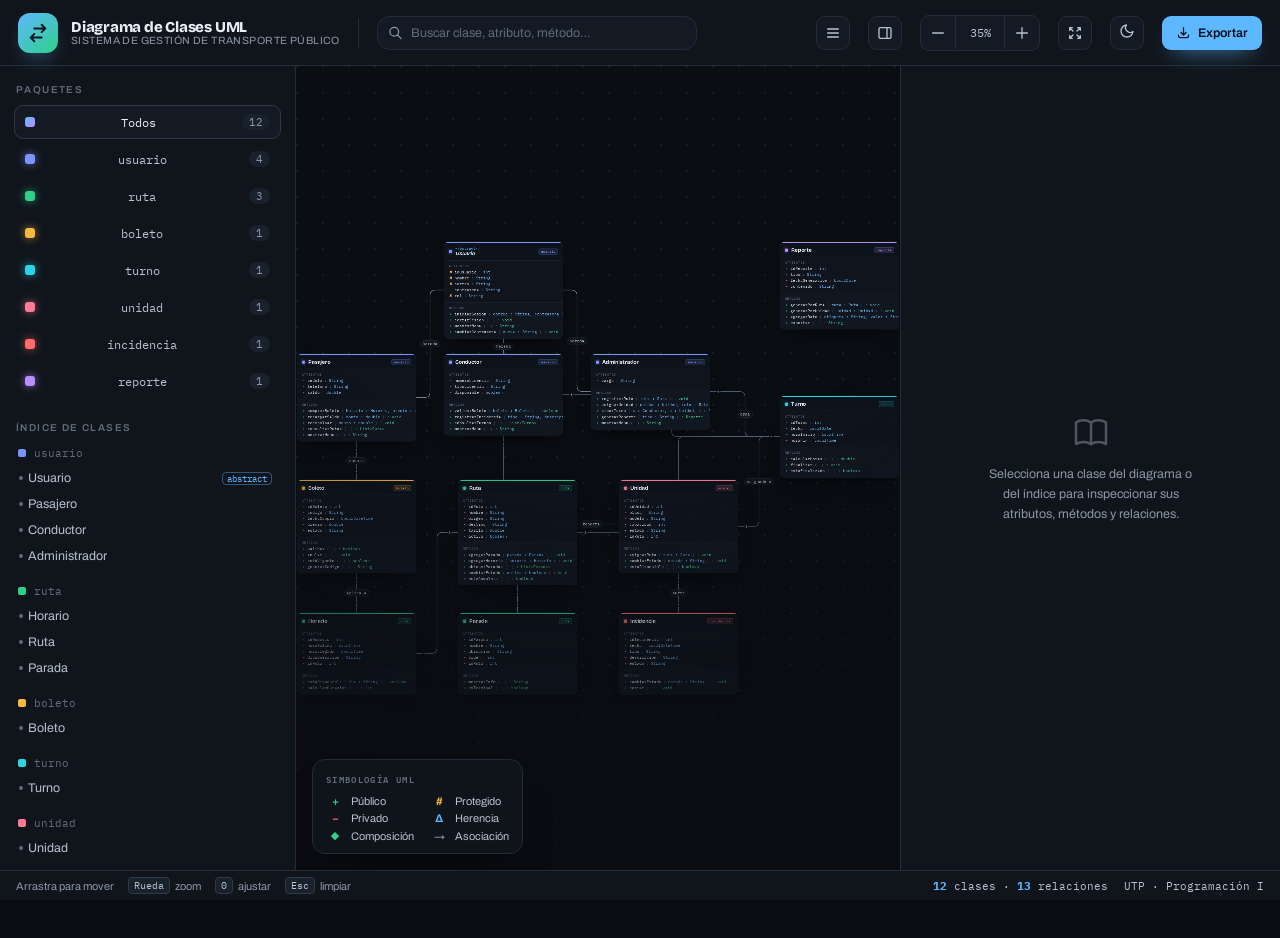
<file: semestral-programacion1uml/index.html>
<!DOCTYPE html>
<html lang="es" data-theme="dark">
<head>
  <meta charset="UTF-8">
  <meta name="viewport" content="width=device-width, initial-scale=1.0">
  <title>Diagrama UML · Sistema de Gestión de Transporte Público</title>
  <meta name="description" content="Visor UML interactivo del Sistema de Gestión de Transporte Público — Proyecto Semestral de Programación I, UTP.">
  <link rel="preconnect" href="https://fonts.googleapis.com">
  <link rel="preconnect" href="https://fonts.gstatic.com" crossorigin>
  <link href="https://fonts.googleapis.com/css2?family=Archivo:wght@400;500;600;700;800&family=Bricolage+Grotesque:opsz,wght@12..96,400..800&family=IBM+Plex+Mono:wght@400;500;600&display=swap" rel="stylesheet">
  <link rel="stylesheet" href="assets/styles.css">
</head>
<body>
  <div class="app">

    <!-- ================= Header ================= -->
    <header class="appbar">
      <div class="brand">
        <div class="brand-mark" aria-hidden="true">
          <svg viewBox="0 0 24 24" fill="none" stroke="currentColor" stroke-width="2.1" stroke-linecap="round" stroke-linejoin="round">
            <path d="M8 7h12m0 0l-4-4m4 4l-4 4M16 17H4m0 0l4 4m-4-4l4-4"/>
          </svg>
        </div>
        <div class="brand-text">
          <span class="brand-title" id="brandTitle">Diagrama de Clases UML</span>
          <span class="brand-sub" id="brandSub">Sistema de Gestión de Transporte Público</span>
        </div>
      </div>

      <div class="appbar-divider" aria-hidden="true"></div>

      <div class="search">
        <svg viewBox="0 0 24 24" fill="none" stroke="currentColor" stroke-width="2" stroke-linecap="round">
          <path d="M21 21l-6-6m2-5a7 7 0 11-14 0 7 7 0 0114 0z"/>
        </svg>
        <input id="search" type="text" placeholder="Buscar clase, atributo, método…" aria-label="Buscar en el diagrama">
      </div>

      <div class="appbar-spacer"></div>

      <button class="ibtn" id="btnSidebar" title="Mostrar / ocultar índice" aria-label="Mostrar u ocultar índice">
        <svg viewBox="0 0 24 24" fill="none" stroke="currentColor" stroke-width="2" stroke-linecap="round">
          <path d="M4 6h16M4 12h16M4 18h16"/>
        </svg>
      </button>

      <button class="ibtn" id="btnInspector" title="Mostrar / ocultar inspector" aria-label="Mostrar u ocultar inspector">
        <svg viewBox="0 0 24 24" fill="none" stroke="currentColor" stroke-width="2" stroke-linecap="round" stroke-linejoin="round">
          <rect x="3" y="4" width="18" height="16" rx="2"/><path d="M15 4v16"/>
        </svg>
      </button>

      <div class="zoom-cluster" role="group" aria-label="Zoom">
        <button class="ibtn" id="btnZoomOut" title="Alejar" aria-label="Alejar">
          <svg viewBox="0 0 24 24" fill="none" stroke="currentColor" stroke-width="2" stroke-linecap="round"><path d="M20 12H4"/></svg>
        </button>
        <span class="zoom-value" id="zoomValue">90%</span>
        <button class="ibtn" id="btnZoomIn" title="Acercar" aria-label="Acercar">
          <svg viewBox="0 0 24 24" fill="none" stroke="currentColor" stroke-width="2" stroke-linecap="round"><path d="M12 4v16m8-8H4"/></svg>
        </button>
      </div>

      <button class="ibtn" id="btnFit" title="Ajustar a la vista (0)" aria-label="Ajustar a la vista">
        <svg viewBox="0 0 24 24" fill="none" stroke="currentColor" stroke-width="2" stroke-linecap="round" stroke-linejoin="round">
          <path d="M4 8V4h4M4 4l5 5m11-1V4h-4m4 0l-5 5M4 16v4h4m-4 0l5-5m11 5l-5-5m5 5v-4m0 4h-4"/>
        </svg>
      </button>

      <button class="ibtn" id="btnTheme" title="Cambiar tema claro / oscuro" aria-label="Cambiar tema">
        <span id="iconMoon" style="display:grid;place-items:center">
          <svg viewBox="0 0 24 24" fill="none" stroke="currentColor" stroke-width="2" stroke-linecap="round" stroke-linejoin="round">
            <path d="M21 12.79A9 9 0 1111.21 3 7 7 0 0021 12.79z"/>
          </svg>
        </span>
        <span id="iconSun" style="display:none;place-items:center">
          <svg viewBox="0 0 24 24" fill="none" stroke="currentColor" stroke-width="2" stroke-linecap="round" stroke-linejoin="round">
            <circle cx="12" cy="12" r="4"/><path d="M12 2v2m0 16v2M4.9 4.9l1.4 1.4m11.4 11.4l1.4 1.4M2 12h2m16 0h2M4.9 19.1l1.4-1.4M17.7 6.3l1.4-1.4"/>
          </svg>
        </span>
      </button>

      <button class="btn-solid" id="btnExport" title="Exportar modelo a JSON">
        <svg viewBox="0 0 24 24" fill="none" stroke="currentColor" stroke-width="2" stroke-linecap="round" stroke-linejoin="round">
          <path d="M4 16v1a3 3 0 003 3h10a3 3 0 003-3v-1m-4-4l-4 4m0 0l-4-4m4 4V4"/>
        </svg>
        <span>Exportar</span>
      </button>
    </header>

    <!-- ================= Workspace ================= -->
    <div class="workspace">

      <!-- Sidebar -->
      <aside class="sidebar" id="sidebar">
        <div class="sidebar-scroll">
          <div class="side-head">Paquetes</div>
          <div class="pkg-list" id="pkgList"></div>

          <div class="side-head">Índice de clases</div>
          <div id="classIndex"></div>

          <div class="side-head">Código fuente <span class="side-count" id="codeCount"></span></div>
          <div id="codeIndex"></div>
        </div>
      </aside>

      <!-- Canvas -->
      <main class="canvas" id="canvas">
        <div class="world" id="world">
          <svg id="edges" xmlns="http://www.w3.org/2000/svg">
            <defs>
              <marker id="m-gen" viewBox="0 0 16 16" refX="14" refY="8" markerWidth="14" markerHeight="14" orient="auto-start-reverse">
                <polygon points="14,8 2,2 2,14"/>
              </marker>
              <marker id="m-gen-on" viewBox="0 0 16 16" refX="14" refY="8" markerWidth="14" markerHeight="14" orient="auto-start-reverse">
                <polygon points="14,8 2,2 2,14"/>
              </marker>
              <marker id="m-comp" viewBox="0 0 20 12" refX="18" refY="6" markerWidth="20" markerHeight="11" orient="auto-start-reverse">
                <polygon points="0,6 9,1 18,6 9,11"/>
              </marker>
              <marker id="m-comp-on" viewBox="0 0 20 12" refX="18" refY="6" markerWidth="20" markerHeight="11" orient="auto-start-reverse">
                <polygon points="0,6 9,1 18,6 9,11"/>
              </marker>
              <marker id="m-assoc" viewBox="0 0 12 12" refX="11" refY="6" markerWidth="11" markerHeight="11" orient="auto-start-reverse">
                <path d="M 2 2 L 10 6 L 2 10"/>
              </marker>
              <marker id="m-assoc-on" viewBox="0 0 12 12" refX="11" refY="6" markerWidth="11" markerHeight="11" orient="auto-start-reverse">
                <path d="M 2 2 L 10 6 L 2 10"/>
              </marker>
            </defs>
          </svg>
          <div class="labels" id="labels"></div>
          <div class="nodes" id="nodes"></div>
        </div>

        <div class="legend">
          <h4>Simbología UML</h4>
          <div class="legend-grid">
            <div class="legend-item"><span class="glyph" style="color:var(--ok)">+</span> Público</div>
            <div class="legend-item"><span class="glyph" style="color:var(--pkg-boleto)">#</span> Protegido</div>
            <div class="legend-item"><span class="glyph" style="color:var(--danger)">−</span> Privado</div>
            <div class="legend-item"><span class="glyph" style="color:var(--accent)">Δ</span> Herencia</div>
            <div class="legend-item"><span class="glyph" style="color:var(--ok)">◆</span> Composición</div>
            <div class="legend-item"><span class="glyph" style="color:var(--edge-2)">→</span> Asociación</div>
          </div>
        </div>

        <!-- Visor de código fuente -->
        <section class="code-viewer" id="codeViewer" hidden aria-label="Código fuente">
          <div class="cv-head">
            <span class="sw"></span>
            <div class="cv-titles">
              <div class="cv-title-row">
                <h2 id="cvName">Archivo</h2>
                <div class="cv-meta" id="cvMeta"></div>
              </div>
              <span class="cv-path" id="cvPath"></span>
            </div>
            <div class="cv-actions">
              <button class="cv-btn" id="cvDiagram" title="Ver esta clase en el diagrama">Ver en diagrama</button>
              <button class="cv-btn" id="cvCopy" title="Copiar el código">Copiar</button>
              <button class="ibtn" id="cvPrev" title="Archivo anterior (←)" aria-label="Archivo anterior">
                <svg viewBox="0 0 24 24" fill="none" stroke="currentColor" stroke-width="2" stroke-linecap="round" stroke-linejoin="round"><path d="M15 18l-6-6 6-6"/></svg>
              </button>
              <span class="cv-pos" id="cvPos"></span>
              <button class="ibtn" id="cvNext" title="Archivo siguiente (→)" aria-label="Archivo siguiente">
                <svg viewBox="0 0 24 24" fill="none" stroke="currentColor" stroke-width="2" stroke-linecap="round" stroke-linejoin="round"><path d="M9 6l6 6-6 6"/></svg>
              </button>
              <button class="ibtn" id="cvClose" title="Cerrar y volver al diagrama (Esc)" aria-label="Cerrar">
                <svg viewBox="0 0 24 24" fill="none" stroke="currentColor" stroke-width="2" stroke-linecap="round"><path d="M6 18L18 6M6 6l12 12"/></svg>
              </button>
            </div>
          </div>
          <div class="cv-body"><div class="code-lines" id="cvCode"></div></div>
        </section>
      </main>

      <!-- Inspector -->
      <aside class="inspector" id="inspector">
        <div class="insp-scroll" id="inspBody"></div>
      </aside>

    </div>

    <!-- ================= Status bar ================= -->
    <footer class="statusbar">
      <div class="hint">
        <span>Arrastra para mover</span>
        <span><kbd>Rueda</kbd> zoom</span>
        <span><kbd>0</kbd> ajustar</span>
        <span><kbd>Esc</kbd> limpiar</span>
      </div>
      <div class="spacer"></div>
      <div class="status-badge"><b id="statClasses">12</b> clases · <b id="statRelations">13</b> relaciones</div>
      <div class="status-badge">UTP · Programación I</div>
    </footer>
  </div>

  <div class="toast" id="toast">
    <svg viewBox="0 0 24 24" fill="none" stroke="currentColor" stroke-width="2" stroke-linecap="round" stroke-linejoin="round">
      <path d="M5 13l4 4L19 7"/>
    </svg>
    <span id="toastMsg">Listo</span>
  </div>

  <script src="assets/data.js"></script>
  <script src="assets/codigo.js"></script>
  <script src="assets/app.js"></script>
</body>
</html>
</file>
<file: semestral-programacion1uml/assets/styles.css>
/* =========================================================================
 * styles.css — Visor UML · Sistema de Gestión de Transporte Público
 * Estética: "sala de control / mapa de metro". Tema claro y oscuro.
 * ========================================================================= */

/* ----- Reset ----- */
*,
*::before,
*::after { box-sizing: border-box; }

html, body { height: 100%; margin: 0; }

button { font: inherit; color: inherit; background: none; border: none; cursor: pointer; }
input { font: inherit; }

/* ----- Design tokens ----- */
:root {
  --font-display: "Bricolage Grotesque", "Archivo", system-ui, sans-serif;
  --font-ui: "Archivo", system-ui, -apple-system, "Segoe UI", Roboto, sans-serif;
  --font-mono: "IBM Plex Mono", ui-monospace, "Cascadia Code", Consolas, monospace;

  --r-lg: 18px;
  --r-md: 13px;
  --r-sm: 9px;

  --header-h: 66px;
  --status-h: 30px;
  --sidebar-w: 296px;
  --inspector-w: 380px;

  --ease: cubic-bezier(0.22, 1, 0.36, 1);

  /* route colors */
  --pkg-usuario: #7c93ff;
  --pkg-ruta: #2fd08a;
  --pkg-boleto: #f5b93d;
  --pkg-turno: #2bd4e6;
  --pkg-unidad: #ff7a94;
  --pkg-incidencia: #ff6b6b;
  --pkg-reporte: #b98cff;
}

:root,
:root[data-theme="dark"] {
  --bg: #0a0d12;
  --bg-2: #0e1218;
  --grid-dot: rgba(148, 163, 184, 0.10);
  --panel: #10151c;
  --panel-2: #141a23;
  --panel-3: #19212c;
  --line: #222c38;
  --line-2: #2e3a48;
  --ink: #e8eef6;
  --ink-2: #b6c2d0;
  --muted: #8a97a6;
  --muted-2: #5f6c7b;
  --card: #111721;
  --card-2: #0d131b;
  --edge: #556479;
  --edge-2: #7d8ea3;
  --shadow: 0 24px 48px -26px rgba(0, 0, 0, 0.9);
  --glow: 0 0 0 4px rgba(94, 184, 255, 0.14);
  --accent: #5eb8ff;
  --danger: #ff6b6b;
  --ok: #2fd08a;
  --tk-kw: #c39bff;
  --tk-str: #6fdca5;
  --tk-com: #6b7888;
  --tk-num: #f5b93d;
  --tk-ty: #5fd3e6;
  --tk-txt: #d5dde8;
}

:root[data-theme="light"] {
  --bg: #efece4;
  --bg-2: #f4f1ea;
  --grid-dot: rgba(40, 42, 50, 0.09);
  --panel: #fbfaf6;
  --panel-2: #f4f1e9;
  --panel-3: #ece7dc;
  --line: #ddd6c7;
  --line-2: #cbc3b1;
  --ink: #191a1f;
  --ink-2: #3c3d45;
  --muted: #6b6a62;
  --muted-2: #928f83;
  --card: #fffdf8;
  --card-2: #faf7ef;
  --edge: #9a927f;
  --edge-2: #6f6753;
  --shadow: 0 18px 38px -24px rgba(45, 40, 20, 0.45);
  --glow: 0 0 0 4px rgba(11, 107, 203, 0.14);
  --accent: #0b6bcb;
  --danger: #d84a4a;
  --ok: #0f9d63;
  --tk-kw: #7a3fc2;
  --tk-str: #0f7f4f;
  --tk-com: #8a877c;
  --tk-num: #a8610a;
  --tk-ty: #0a6f86;
  --tk-txt: #24252b;
}

body {
  font-family: var(--font-ui);
  color: var(--ink);
  background: var(--bg);
  overflow: hidden;
  -webkit-font-smoothing: antialiased;
}

/* ----- App shell ----- */
.app {
  display: grid;
  grid-template-rows: var(--header-h) 1fr var(--status-h);
  height: 100vh;
  height: 100dvh;
}

/* ============================ Header ============================ */
.appbar {
  display: flex;
  align-items: center;
  gap: 18px;
  padding: 0 18px;
  background: var(--panel);
  border-bottom: 1px solid var(--line);
  z-index: 40;
}

.brand { display: flex; align-items: center; gap: 13px; min-width: 0; }

.brand-mark {
  width: 40px; height: 40px;
  display: grid; place-items: center;
  border-radius: 12px;
  color: #04121f;
  background: linear-gradient(140deg, var(--accent), var(--pkg-ruta));
  box-shadow: 0 10px 22px -12px var(--accent);
  flex-shrink: 0;
}
.brand-mark svg { width: 22px; height: 22px; }

.brand-text { display: flex; flex-direction: column; min-width: 0; }
.brand-title {
  font-family: var(--font-display);
  font-weight: 800;
  font-size: 15px;
  letter-spacing: -0.015em;
  line-height: 1.1;
  white-space: nowrap;
}
.brand-sub {
  font-size: 10.5px;
  color: var(--muted);
  letter-spacing: 0.04em;
  text-transform: uppercase;
  white-space: nowrap;
  overflow: hidden;
  text-overflow: ellipsis;
}

.appbar-divider {
  width: 1px; height: 30px;
  background: var(--line);
  flex-shrink: 0;
}

.appbar-spacer { flex: 1 1 auto; }

/* Search */
.search {
  position: relative;
  width: clamp(150px, 26vw, 320px);
}
.search svg {
  position: absolute; left: 11px; top: 50%; transform: translateY(-50%);
  width: 15px; height: 15px; color: var(--muted); pointer-events: none;
}
.search input {
  width: 100%;
  padding: 9px 12px 9px 33px;
  border-radius: var(--r-md);
  border: 1px solid var(--line);
  background: var(--panel-2);
  color: var(--ink);
  font-size: 12.5px;
  outline: none;
  transition: border-color 0.18s, box-shadow 0.18s;
}
.search input::placeholder { color: var(--muted-2); }
.search input:focus {
  border-color: var(--accent);
  box-shadow: var(--glow);
}

/* Icon button */
.ibtn {
  width: 34px; height: 34px;
  display: grid; place-items: center;
  border-radius: var(--r-sm);
  border: 1px solid var(--line);
  background: var(--panel-2);
  color: var(--ink-2);
  transition: background 0.16s, color 0.16s, border-color 0.16s, transform 0.06s;
}
.ibtn:hover { background: var(--panel-3); color: var(--ink); border-color: var(--line-2); }
.ibtn:active { transform: translateY(1px); }
.ibtn svg { width: 16px; height: 16px; }

.zoom-cluster {
  display: flex; align-items: center;
  border: 1px solid var(--line);
  background: var(--panel-2);
  border-radius: var(--r-sm);
  overflow: hidden;
}
.zoom-cluster .ibtn { border: none; border-radius: 0; background: transparent; }
.zoom-cluster .ibtn:hover { background: var(--panel-3); }
.zoom-value {
  min-width: 50px; text-align: center;
  font-family: var(--font-mono); font-size: 11.5px;
  color: var(--ink-2);
  border-left: 1px solid var(--line);
  border-right: 1px solid var(--line);
  padding: 0 4px; line-height: 33px;
}

.btn-solid {
  display: inline-flex; align-items: center; gap: 7px;
  height: 34px; padding: 0 14px;
  border-radius: var(--r-sm);
  background: var(--accent);
  color: #04121f;
  font-weight: 600; font-size: 12.5px;
  box-shadow: 0 10px 22px -12px var(--accent);
  transition: filter 0.16s, transform 0.06s;
}
.btn-solid:hover { filter: brightness(1.08); }
.btn-solid:active { transform: translateY(1px); }
.btn-solid svg { width: 15px; height: 15px; }

/* ============================ Workspace ============================ */
.workspace { position: relative; display: flex; min-height: 0; overflow: hidden; }

/* ----- Sidebar ----- */
.sidebar {
  width: var(--sidebar-w);
  flex-shrink: 0;
  background: var(--panel);
  border-right: 1px solid var(--line);
  display: flex; flex-direction: column;
  overflow: hidden;
  transition: width 0.28s var(--ease), opacity 0.2s;
}
.sidebar.collapsed { width: 0; opacity: 0; border-right-width: 0; }

.sidebar-scroll { overflow-y: auto; padding: 14px 14px 20px; flex: 1; }

.side-head {
  display: flex; align-items: center; justify-content: space-between;
  font-size: 10px; letter-spacing: 0.14em; text-transform: uppercase;
  color: var(--muted-2); font-weight: 600;
  margin: 4px 2px 10px;
}
.side-head:not(:first-child) { margin-top: 24px; }

.pkg-list { display: flex; flex-direction: column; gap: 3px; }

.pkg-item {
  display: flex; align-items: center; gap: 10px;
  padding: 8px 10px;
  border-radius: var(--r-sm);
  border: 1px solid transparent;
  color: var(--ink-2);
  transition: background 0.15s, border-color 0.15s, color 0.15s;
}
.pkg-item:hover { background: var(--panel-2); color: var(--ink); }
.pkg-item.active { background: var(--panel-2); border-color: var(--line-2); color: var(--ink); }
.pkg-item .sw { width: 10px; height: 10px; border-radius: 3px; background: var(--pkg); flex-shrink: 0; box-shadow: 0 0 10px -1px var(--pkg); }
.pkg-item .pkg-name { font-family: var(--font-mono); font-size: 12px; flex: 1; }
.pkg-item .pkg-count {
  font-family: var(--font-mono); font-size: 10.5px;
  color: var(--muted); background: var(--panel-3);
  border-radius: 999px; padding: 1px 7px;
}
.pkg-item.all .sw { background: linear-gradient(135deg, var(--accent), var(--pkg-reporte)); }

.idx-group + .idx-group { margin-top: 12px; }
.idx-pkg {
  display: flex; align-items: center; gap: 8px;
  font-family: var(--font-mono); font-size: 10.5px;
  color: var(--muted-2);
  padding: 3px 4px 5px;
}
.idx-pkg .sw { width: 8px; height: 8px; border-radius: 2px; background: var(--pkg); }
.idx-item {
  display: flex; align-items: center; gap: 9px;
  width: 100%;
  padding: 6px 9px 6px 14px;
  border-radius: var(--r-sm);
  color: var(--ink-2);
  font-size: 12.5px;
  transition: background 0.14s, color 0.14s;
  position: relative;
}
.idx-item::before {
  content: ""; position: absolute; left: 5px; top: 50%; transform: translateY(-50%);
  width: 4px; height: 4px; border-radius: 50%; background: var(--muted-2);
}
.idx-item:hover { background: var(--panel-2); color: var(--ink); }
.idx-item.active { background: color-mix(in srgb, var(--pkg) 16%, transparent); color: var(--ink); }
.idx-item.active::before { background: var(--pkg); box-shadow: 0 0 8px var(--pkg); }
.idx-item .abstract-tag {
  margin-left: auto; font-family: var(--font-mono); font-size: 9px;
  color: var(--accent); border: 1px solid color-mix(in srgb, var(--accent) 40%, transparent);
  border-radius: 4px; padding: 0 4px;
}
.idx-empty { color: var(--muted); font-size: 12px; padding: 8px 4px; }

/* ----- Canvas ----- */
.canvas {
  position: relative;
  flex: 1;
  min-width: 0;
  overflow: hidden;
  cursor: grab;
  background-color: var(--bg);
  background-image: radial-gradient(circle at 1px 1px, var(--grid-dot) 1.4px, transparent 0);
  background-size: 26px 26px;
}
.canvas.panning { cursor: grabbing; }
.canvas::after {
  content: ""; position: absolute; inset: 0; pointer-events: none;
  background: radial-gradient(120% 90% at 50% 0%, transparent 55%, color-mix(in srgb, var(--bg) 70%, transparent) 100%);
}

.world {
  position: absolute; top: 0; left: 0;
  transform-origin: 0 0;
  will-change: transform;
}

#edges { position: absolute; top: 0; left: 0; overflow: visible; z-index: 1; pointer-events: none; }
.labels { position: absolute; inset: 0; z-index: 2; pointer-events: none; }
.nodes { position: absolute; inset: 0; z-index: 3; }

/* ----- Connectors (SVG) ----- */
.edge {
  stroke: var(--edge);
  stroke-width: 1.7;
  stroke-linejoin: round;
  stroke-linecap: round;
  transition: stroke 0.16s, stroke-width 0.16s, opacity 0.16s;
}
.edge.generalization { stroke: var(--edge-2); }
.edge.composition { stroke: var(--edge-2); }
.edge.hot {
  stroke: var(--accent);
  stroke-width: 2.5;
  filter: drop-shadow(0 0 5px color-mix(in srgb, var(--accent) 65%, transparent));
}

#m-gen polygon { fill: var(--card); stroke: var(--edge-2); stroke-width: 1.4; }
#m-gen-on polygon { fill: var(--accent); stroke: var(--accent); }
#m-comp polygon { fill: var(--edge-2); stroke: var(--edge-2); }
#m-comp-on polygon { fill: var(--accent); stroke: var(--accent); }
#m-assoc path { fill: none; stroke: var(--edge); stroke-width: 1.8; stroke-linecap: round; stroke-linejoin: round; }
#m-assoc-on path { fill: none; stroke: var(--accent); stroke-width: 2; stroke-linecap: round; stroke-linejoin: round; }

/* ----- Edge labels ----- */
.edge-label {
  position: absolute;
  transform: translate(-50%, -50%);
  font-family: var(--font-mono);
  font-size: 10.5px;
  padding: 2px 7px;
  border-radius: 999px;
  white-space: nowrap;
  color: var(--ink-2);
  background: var(--panel);
  border: 1px solid var(--line);
  box-shadow: 0 6px 14px -10px rgba(0,0,0,0.7);
  transition: color 0.15s, border-color 0.15s;
}
.edge-label.hot { color: var(--accent); border-color: color-mix(in srgb, var(--accent) 55%, transparent); }
.edge-mult {
  position: absolute;
  transform: translate(-50%, -50%);
  font-family: var(--font-mono);
  font-size: 10px;
  color: var(--muted);
  background: color-mix(in srgb, var(--bg) 70%, transparent);
  padding: 0 3px;
  border-radius: 4px;
}
.edge-mult.hot { color: var(--accent); }

/* ----- Node cards ----- */
.node {
  position: absolute;
  width: 340px;
  border-radius: var(--r-md);
  background: var(--card);
  border: 1px solid var(--line);
  box-shadow: var(--shadow);
  overflow: hidden;
  cursor: grab;
  user-select: none;
  opacity: 0;
  animation: cardIn 0.5s var(--ease) forwards;
  transition: box-shadow 0.2s, border-color 0.2s, opacity 0.2s, filter 0.2s, transform 0.08s;
}
@keyframes cardIn {
  from { opacity: 0; transform: translateY(10px) scale(0.985); }
  to   { opacity: 1; transform: none; }
}
.node::before {
  content: ""; display: block; height: 4px;
  background: var(--pkg);
  box-shadow: 0 0 16px -2px var(--pkg);
}
.node:hover { border-color: var(--line-2); }
.node.selected {
  border-color: var(--pkg);
  box-shadow: var(--shadow), 0 0 0 1px var(--pkg), 0 0 0 6px color-mix(in srgb, var(--pkg) 18%, transparent);
}
.node.dimmed { opacity: 0.16 !important; filter: grayscale(0.7); }
.node.dragging { cursor: grabbing; z-index: 20; }

.node-head {
  display: flex; align-items: center; gap: 9px;
  padding: 10px 13px;
  background: var(--card-2);
  border-bottom: 1px solid var(--line);
}
.node-head .sw { width: 9px; height: 9px; border-radius: 3px; background: var(--pkg); box-shadow: 0 0 9px -1px var(--pkg); flex-shrink: 0; }
.node-titles { display: flex; flex-direction: column; min-width: 0; flex: 1; }
.node-stereo {
  font-family: var(--font-mono); font-size: 9.5px; letter-spacing: 0.05em;
  color: var(--accent); line-height: 1;
}
.node-name {
  font-family: var(--font-display);
  font-weight: 700; font-size: 15px; letter-spacing: -0.01em;
  color: var(--ink); line-height: 1.2;
}
.node-name.abstract { font-style: italic; color: color-mix(in srgb, var(--ink) 82%, var(--accent)); }
.node-pkg {
  font-family: var(--font-mono); font-size: 9.5px;
  color: var(--pkg);
  border: 1px solid color-mix(in srgb, var(--pkg) 40%, transparent);
  background: color-mix(in srgb, var(--pkg) 12%, transparent);
  border-radius: 5px; padding: 1px 6px;
  flex-shrink: 0;
}

.node-section-title {
  font-family: var(--font-mono);
  font-size: 8.5px; letter-spacing: 0.16em; text-transform: uppercase;
  color: var(--muted-2);
  padding: 2px 0 3px;
}
.node-attrs, .node-methods {
  padding: 7px 13px 9px;
  font-family: var(--font-mono); font-size: 11px;
  line-height: 1.55;
}
.node-attrs { background: color-mix(in srgb, var(--card-2) 55%, transparent); border-bottom: 1px solid var(--line); }
.node-row { display: flex; align-items: baseline; gap: 6px; white-space: nowrap; }
.node-row .vis { width: 10px; text-align: center; font-weight: 700; flex-shrink: 0; }
.vis-plus { color: var(--ok); }
.vis-hash { color: var(--pkg-boleto); }
.vis-minus { color: var(--danger); }
.node-row .mn { color: var(--ink); }
.node-row .sep { color: var(--muted-2); }
.node-row .ty { color: color-mix(in srgb, var(--accent) 85%, var(--ink)); }
.node-row .rt { color: color-mix(in srgb, var(--pkg-ruta) 85%, var(--ink)); }
.node-row.abstract .mn { font-style: italic; }

/* ----- Legend ----- */
.legend {
  position: absolute; left: 16px; bottom: 16px; z-index: 15;
  background: color-mix(in srgb, var(--panel) 88%, transparent);
  backdrop-filter: blur(10px);
  border: 1px solid var(--line);
  border-radius: var(--r-md);
  padding: 11px 13px;
  box-shadow: var(--shadow);
  font-size: 11px;
}
.legend h4 {
  margin: 0 0 8px; font-family: var(--font-mono);
  font-size: 9px; letter-spacing: 0.15em; text-transform: uppercase;
  color: var(--muted-2); font-weight: 600;
}
.legend-grid { display: grid; grid-template-columns: auto auto; gap: 5px 16px; color: var(--ink-2); }
.legend-item { display: flex; align-items: center; gap: 7px; }
.legend-item b { font-family: var(--font-mono); font-weight: 700; }
.legend-item .glyph { width: 18px; text-align: center; font-weight: 700; }

/* ----- Inspector ----- */
.inspector {
  width: var(--inspector-w);
  flex-shrink: 0;
  background: var(--panel);
  border-left: 1px solid var(--line);
  display: flex; flex-direction: column;
  overflow: hidden;
  transition: width 0.28s var(--ease), opacity 0.2s;
}
.inspector.closed { width: 0; opacity: 0; border-left-width: 0; }

.insp-scroll { overflow-y: auto; padding: 16px; flex: 1; }

.insp-empty {
  display: flex; flex-direction: column; align-items: center; justify-content: center;
  gap: 12px; height: 100%; text-align: center; color: var(--muted);
  padding: 30px;
}
.insp-empty svg { width: 40px; height: 40px; opacity: 0.5; }
.insp-empty p { font-size: 12.5px; line-height: 1.6; margin: 0; max-width: 220px; }

.insp-head { display: flex; align-items: flex-start; gap: 10px; padding-bottom: 13px; border-bottom: 1px solid var(--line); }
.insp-head .sw { width: 12px; height: 12px; border-radius: 4px; background: var(--pkg); margin-top: 5px; box-shadow: 0 0 12px -1px var(--pkg); flex-shrink: 0; }
.insp-title { flex: 1; min-width: 0; }
.insp-title h2 { margin: 0; font-family: var(--font-display); font-weight: 800; font-size: 20px; letter-spacing: -0.02em; }
.insp-title .meta { display: flex; align-items: center; gap: 7px; margin-top: 5px; flex-wrap: wrap; }
.insp-close { width: 30px; height: 30px; display: grid; place-items: center; border-radius: var(--r-sm); color: var(--muted); }
.insp-close:hover { background: var(--panel-2); color: var(--ink); }
.insp-close svg { width: 16px; height: 16px; }

.chip {
  font-family: var(--font-mono); font-size: 10px;
  padding: 2px 8px; border-radius: 999px;
  border: 1px solid var(--line-2); color: var(--ink-2);
  background: var(--panel-2);
}
.chip.pkg { color: var(--pkg); border-color: color-mix(in srgb, var(--pkg) 45%, transparent); background: color-mix(in srgb, var(--pkg) 12%, transparent); }
.chip.accent { color: var(--accent); border-color: color-mix(in srgb, var(--accent) 45%, transparent); }

.insp-stats { display: grid; grid-template-columns: repeat(3, 1fr); gap: 8px; margin: 14px 0; }
.stat { text-align: center; padding: 9px 4px; border-radius: var(--r-sm); background: var(--panel-2); border: 1px solid var(--line); }
.stat .v { font-family: var(--font-display); font-weight: 700; font-size: 18px; }
.stat .k { font-size: 9.5px; letter-spacing: 0.08em; text-transform: uppercase; color: var(--muted-2); }

.block { margin-top: 18px; }
.block > h3, .code-head h3 {
  display: flex; align-items: center; gap: 8px;
  margin: 0 0 9px; font-size: 10px; letter-spacing: 0.14em; text-transform: uppercase;
  color: var(--muted); font-weight: 600;
}
.block > h3 .dot, .code-head h3 .dot { width: 7px; height: 7px; border-radius: 50%; }
.dot-attr { background: var(--pkg-boleto); }
.dot-meth { background: var(--pkg-ruta); }
.dot-rel  { background: var(--accent); }

.list { border: 1px solid var(--line); border-radius: var(--r-md); overflow: hidden; background: var(--card-2); }
.list-row {
  display: flex; align-items: center; justify-content: space-between; gap: 10px;
  padding: 8px 11px; font-family: var(--font-mono); font-size: 11px;
}
.list-row + .list-row { border-top: 1px solid var(--line); }
.list-row .left { display: flex; align-items: center; gap: 7px; min-width: 0; }
.list-row .r-ty { font-size: 10px; color: color-mix(in srgb, var(--accent) 85%, var(--ink)); white-space: nowrap; }
.meth-name { font-style: normal; }
.meth-abstract { font-style: italic; }
.meth-params { display: block; padding-left: 17px; margin-top: 2px; font-size: 10px; color: var(--muted-2); }

.rel-row {
  display: flex; align-items: center; justify-content: space-between; gap: 10px;
  padding: 9px 11px; cursor: pointer;
  transition: background 0.14s;
}
.rel-row + .rel-row { border-top: 1px solid var(--line); }
.rel-row:hover { background: var(--panel-2); }
.rel-row .rel-type { font-family: var(--font-mono); font-size: 9px; letter-spacing: 0.1em; text-transform: uppercase; color: var(--accent); }
.rel-row .rel-target { font-size: 12px; color: var(--ink); }
.rel-row .rel-card { font-family: var(--font-mono); font-size: 10px; color: var(--muted); background: var(--panel-3); border-radius: 5px; padding: 1px 7px; }

/* Code preview */
.code-head { display: flex; align-items: center; justify-content: space-between; margin: 18px 0 9px; }
.code-tabs { display: flex; gap: 4px; }
.tab {
  font-family: var(--font-mono); font-size: 10.5px;
  padding: 3px 10px; border-radius: 6px;
  border: 1px solid var(--line); color: var(--muted);
  transition: all 0.15s;
}
.tab:hover { color: var(--ink); border-color: var(--line-2); }
.tab.active { background: var(--accent); color: #04121f; border-color: var(--accent); font-weight: 600; }

.code-wrap { position: relative; }
pre.code {
  margin: 0; padding: 13px;
  background: var(--card-2);
  border: 1px solid var(--line);
  border-radius: var(--r-md);
  font-family: var(--font-mono); font-size: 11px; line-height: 1.6;
  color: color-mix(in srgb, var(--accent) 80%, var(--ink));
  max-height: 300px; overflow: auto;
  white-space: pre;
}
.btn-copy {
  position: absolute; top: 8px; right: 8px;
  font-size: 10px; font-family: var(--font-mono);
  padding: 3px 9px; border-radius: 6px;
  background: var(--panel-3); color: var(--ink-2);
  border: 1px solid var(--line-2);
  opacity: 0.75; transition: opacity 0.15s, background 0.15s;
}
.btn-copy:hover { opacity: 1; background: var(--panel-2); color: var(--ink); }

/* ----- Código fuente: índice ----- */
.side-count {
  font-family: var(--font-mono); font-size: 9.5px; letter-spacing: 0;
  text-transform: none; color: var(--muted);
  background: var(--panel-3); border-radius: 999px; padding: 1px 7px;
}
.file-item { font-family: var(--font-mono); font-size: 11.5px; }
.file-item .file-name { overflow: hidden; text-overflow: ellipsis; white-space: nowrap; }
.file-item .file-tag {
  margin-left: auto; flex-shrink: 0;
  font-size: 9px; color: var(--muted);
  border: 1px solid var(--line-2); border-radius: 4px; padding: 0 4px;
}

/* ----- Líneas de código con número y colores ----- */
.code-lines { font-family: var(--font-mono); color: var(--tk-txt); counter-reset: none; }
.code-lines .cl { display: flex; min-height: 1.6em; }
.code-lines .ln {
  flex-shrink: 0; width: 3.2em; padding-right: 1em; text-align: right;
  color: var(--muted-2); user-select: none; -webkit-user-select: none;
}
.code-lines .ln::before { content: attr(data-n); }
.code-lines .lc { white-space: pre; flex: 1; }
.tk-kw { color: var(--tk-kw); }
.tk-str { color: var(--tk-str); }
.tk-com { color: var(--tk-com); font-style: italic; }
.tk-num { color: var(--tk-num); }
.tk-ty { color: var(--tk-ty); }
.tk-ann, .tk-fn { color: var(--tk-num); }

/* Vista previa en el inspector */
div.code {
  margin: 0; padding: 12px 10px 12px 0;
  background: var(--card-2);
  border: 1px solid var(--line);
  border-radius: var(--r-md);
  font-size: 11px; line-height: 1.6;
  max-height: 320px; overflow: auto;
}
.code-tabs .tab { max-width: 150px; overflow: hidden; text-overflow: ellipsis; white-space: nowrap; }
.btn-open {
  width: 100%; margin-top: 8px; padding: 8px 10px;
  border-radius: var(--r-sm);
  border: 1px solid color-mix(in srgb, var(--pkg, var(--accent)) 45%, transparent);
  color: var(--ink); background: color-mix(in srgb, var(--pkg, var(--accent)) 10%, transparent);
  font-size: 12px; font-weight: 600;
  transition: background 0.15s;
}
.btn-open:hover { background: color-mix(in srgb, var(--pkg, var(--accent)) 20%, transparent); }

/* ----- Visor de código (sobre el diagrama) ----- */
.code-viewer {
  position: absolute; inset: 12px; z-index: 40;
  display: flex; flex-direction: column;
  background: var(--panel);
  border: 1px solid var(--line-2);
  border-radius: var(--r-lg);
  box-shadow: var(--shadow);
  overflow: hidden;
  cursor: auto;
  animation: cvIn 0.22s var(--ease);
}
.code-viewer[hidden] { display: none; }
@keyframes cvIn { from { opacity: 0; transform: translateY(8px); } to { opacity: 1; transform: none; } }

.cv-head {
  display: flex; align-items: center; gap: 12px; flex-wrap: wrap;
  padding: 12px 14px;
  border-bottom: 1px solid var(--line);
  background: var(--panel-2);
}
.cv-head .sw { width: 12px; height: 12px; border-radius: 4px; background: var(--pkg); box-shadow: 0 0 12px -1px var(--pkg); flex-shrink: 0; }
.cv-titles { display: flex; flex-direction: column; min-width: 0; flex: 1; }
.cv-title-row { display: flex; align-items: center; gap: 10px; flex-wrap: wrap; }
.cv-titles h2 { margin: 0; font-family: var(--font-display); font-size: 18px; font-weight: 700; color: var(--ink); }
.cv-path { font-family: var(--font-mono); font-size: 10.5px; color: var(--muted); overflow: hidden; text-overflow: ellipsis; white-space: nowrap; }
.cv-meta { display: flex; gap: 6px; }
.cv-actions { margin-left: auto; display: flex; align-items: center; gap: 6px; flex-shrink: 0; }
.cv-btn {
  font-size: 11.5px; padding: 6px 11px; border-radius: var(--r-sm);
  border: 1px solid var(--line-2); color: var(--ink-2); background: var(--panel);
  transition: background 0.15s, color 0.15s;
}
.cv-btn:hover { background: var(--panel-3); color: var(--ink); }
.cv-pos { font-family: var(--font-mono); font-size: 11px; color: var(--muted); min-width: 44px; text-align: center; }
.cv-body { flex: 1; overflow: auto; background: var(--card-2); padding: 14px 16px 24px 0; }
.cv-body .code-lines { font-size: 12.5px; line-height: 1.65; }
.cv-body .code-lines .ln { width: 4em; }

@media (max-width: 900px) {
  .code-viewer { inset: 6px; }
  .cv-actions { margin-left: 0; width: 100%; justify-content: flex-start; flex-wrap: wrap; }
  .cv-btn#cvDiagram { display: none; }
  .cv-body .code-lines { font-size: 11.5px; }
}

/* ----- Status bar ----- */
.statusbar {
  display: flex; align-items: center; gap: 16px;
  padding: 0 16px;
  background: var(--panel);
  border-top: 1px solid var(--line);
  font-size: 11px; color: var(--muted);
  z-index: 30;
}
.statusbar .hint { display: flex; align-items: center; gap: 14px; }
.statusbar .hint span { display: inline-flex; align-items: center; gap: 5px; }
.statusbar kbd {
  font-family: var(--font-mono); font-size: 9.5px;
  padding: 1px 5px; border-radius: 4px;
  background: var(--panel-3); border: 1px solid var(--line-2); color: var(--ink-2);
}
.statusbar .spacer { flex: 1; }
.status-badge { font-family: var(--font-mono); font-size: 10.5px; color: var(--ink-2); }
.status-badge b { color: var(--accent); }

/* ----- Toast ----- */
.toast {
  position: absolute; right: 18px; bottom: 18px; z-index: 60;
  display: flex; align-items: center; gap: 9px;
  padding: 11px 14px;
  border-radius: var(--r-md);
  background: var(--panel-2);
  border: 1px solid color-mix(in srgb, var(--accent) 45%, transparent);
  color: var(--ink);
  font-size: 12.5px;
  box-shadow: var(--shadow);
  transform: translateY(140%);
  opacity: 0;
  transition: transform 0.32s var(--ease), opacity 0.32s;
  pointer-events: none;
}
.toast.show { transform: translateY(0); opacity: 1; }
.toast svg { width: 16px; height: 16px; color: var(--accent); }

/* ----- Scrollbars ----- */
::-webkit-scrollbar { width: 8px; height: 8px; }
::-webkit-scrollbar-track { background: transparent; }
::-webkit-scrollbar-thumb { background: var(--line-2); border-radius: 999px; }
::-webkit-scrollbar-thumb:hover { background: var(--muted-2); }

/* ----- Responsive ----- */
@media (max-width: 1180px) {
  .inspector { position: absolute; right: 0; top: 0; bottom: 0; z-index: 50; box-shadow: var(--shadow); }
  .inspector.closed { opacity: 0; pointer-events: none; }
}
@media (max-width: 900px) {
  .sidebar { position: absolute; left: 0; top: 0; bottom: 0; z-index: 50; box-shadow: var(--shadow); }
  .brand-sub { display: none; }
  .legend { display: none; }
}
@media (max-width: 620px) {
  .search { width: 130px; }
  .zoom-cluster { display: none; }
}

@media (prefers-reduced-motion: reduce) {
  * { animation-duration: 0.001ms !important; transition-duration: 0.001ms !important; }
}
</file>
